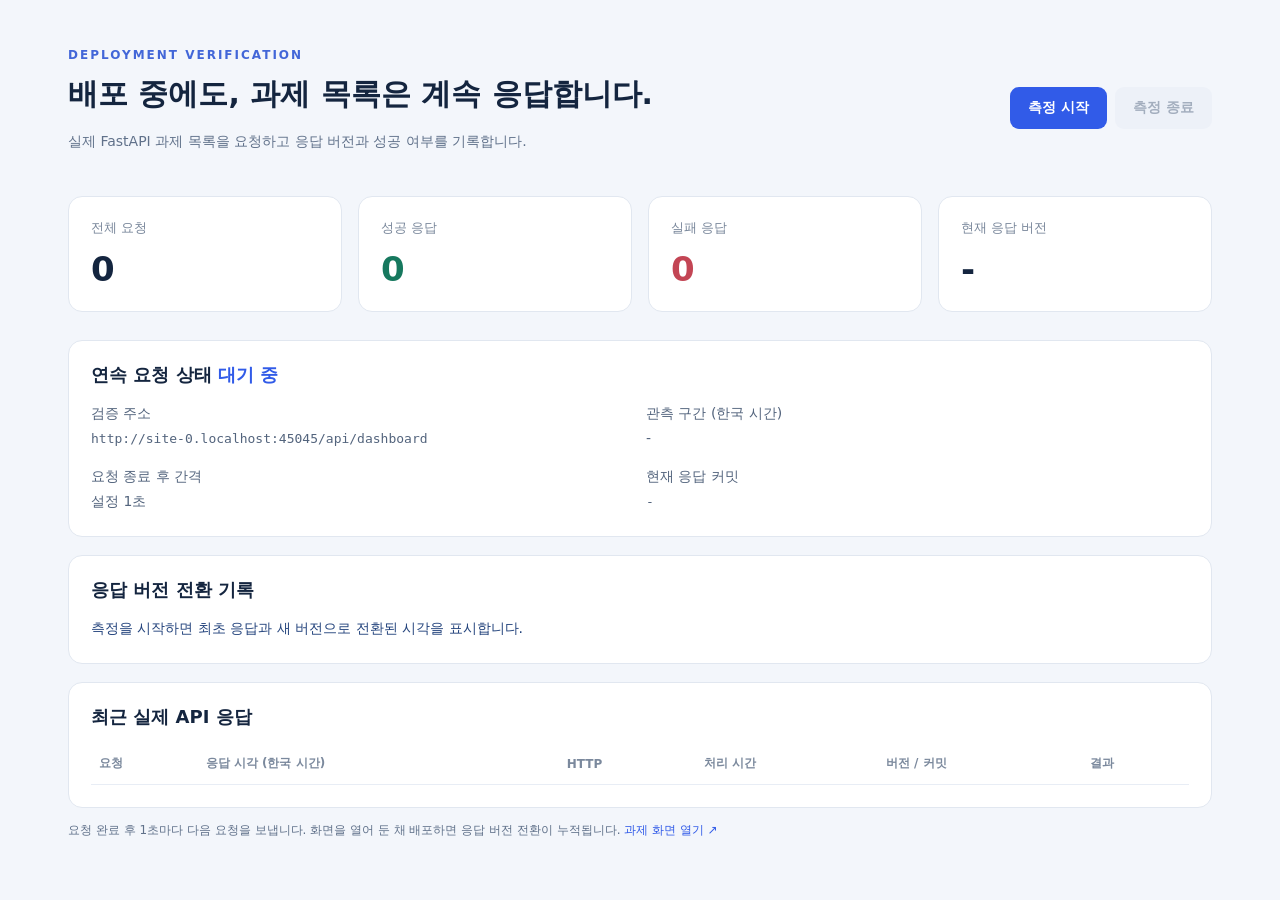
<file: static/deployment.html>
<!doctype html>
<html lang="ko">
<meta charset="utf-8"><meta name="viewport" content="width=device-width,initial-scale=1">
<title>마감노트 · 배포 중 FastAPI 응답 기록</title>
<style>
*{box-sizing:border-box}body{margin:0;background:#f3f6fb;color:#14253f;font-family:'Malgun Gothic',system-ui,sans-serif;font-size:14px}main{max-width:1200px;margin:48px auto;padding:0 28px}.eyebrow{font-size:12px;font-weight:700;letter-spacing:2px;color:#4266d8}h1{font-size:30px;margin:12px 0}p{color:#60718a;line-height:1.8}.head{display:flex;justify-content:space-between;align-items:center;gap:20px}a{color:#315be8;text-decoration:none}button{border:0;border-radius:9px;background:#315be8;color:white;padding:12px 18px;font:inherit;font-weight:bold;cursor:pointer}button:disabled{opacity:.45;cursor:default}.muted{background:#e7ecf6;color:#445875}.stats{display:grid;grid-template-columns:repeat(4,1fr);gap:16px;margin:28px 0}.card,.panel{background:white;border:1px solid #e1e7f0;border-radius:14px;padding:22px}.label{color:#78869a;font-size:13px}.value{font-size:34px;font-weight:bold;margin-top:12px}.ok{color:#16785e}.bad{color:#c34554}.panel{margin-top:18px}h2{font-size:18px;margin:0 0 14px}.details{display:grid;grid-template-columns:1fr 1fr;gap:12px;color:#53647d;line-height:1.8}.mono{font-family:Consolas,monospace;font-size:13px;word-break:break-all}table{border-collapse:collapse;width:100%;font-size:12px}th,td{padding:12px 8px;text-align:left;border-bottom:1px solid #e8edf5}th{color:#7b899d;font-weight:600}tbody tr:last-child td{border:0}.tag{padding:4px 8px;background:#e6f5ef;color:#16785e;border-radius:5px;font-weight:bold}.events{font-size:14px;line-height:1.8;color:#24447d}.small{font-size:12px}#note{font-weight:700;color:#315be8}.actions{display:flex;gap:8px}@media(max-width:800px){.stats{grid-template-columns:1fr 1fr}.head{display:block}.details{grid-template-columns:1fr}.panel{overflow:auto}}
</style>
<main>
<div class="head"><div><div class="eyebrow">DEPLOYMENT VERIFICATION</div><h1>배포 중에도, 과제 목록은 계속 응답합니다.</h1><p>실제 FastAPI 과제 목록을 요청하고 응답 버전과 성공 여부를 기록합니다.</p></div><div class="actions"><button id="start">측정 시작</button><button id="stop" class="muted" disabled>측정 종료</button></div></div>
<div class="stats"><div class="card"><div class="label">전체 요청</div><div class="value" id="total">0</div></div><div class="card"><div class="label">성공 응답</div><div class="value ok" id="success">0</div></div><div class="card"><div class="label">실패 응답</div><div class="value bad" id="failed">0</div></div><div class="card"><div class="label">현재 응답 버전</div><div class="value" id="version">-</div></div></div>
<section class="panel"><h2>연속 요청 상태 <span id="note">대기 중</span></h2><div class="details"><div>검증 주소<br><span class="mono" id="address"></span></div><div>관측 구간 (한국 시간)<br><span id="window">-</span></div><div>요청 종료 후 간격<br><span id="gap">설정 1초</span></div><div>현재 응답 커밋<br><span class="mono" id="revision">-</span></div></div></section>
<section class="panel"><h2>응답 버전 전환 기록</h2><div class="events" id="events">측정을 시작하면 최초 응답과 새 버전으로 전환된 시각을 표시합니다.</div></section>
<section class="panel"><h2>최근 실제 API 응답</h2><table><thead><tr><th>요청</th><th>응답 시각 (한국 시간)</th><th>HTTP</th><th>처리 시간</th><th>버전 / 커밋</th><th>결과</th></tr></thead><tbody id="rows"></tbody></table></section>
<p class="small">요청 완료 후 1초마다 다음 요청을 보냅니다. 화면을 열어 둔 채 배포하면 응답 버전 전환이 누적됩니다. <a href="/" target="_blank">과제 화면 열기 ↗</a></p>
</main>
<script>
const el=id=>document.getElementById(id);let running=false,total=0,success=0,failed=0,previous='',lastEnd=null,maxGap=0,started='',entries=[];
el('address').textContent=location.origin+'/api/dashboard';
const kst=t=>new Intl.DateTimeFormat('ko-KR',{timeZone:'Asia/Seoul',month:'2-digit',day:'2-digit',hour:'2-digit',minute:'2-digit',second:'2-digit',hour12:false}).format(t);
el('start').onclick=()=>{running=true;el('start').disabled=true;el('stop').disabled=false;el('note').textContent='측정 중';if(!started)started=kst(new Date());poll()};
el('stop').onclick=()=>{running=false;el('start').disabled=false;el('stop').disabled=true;el('note').textContent='측정 종료';lastEnd=null};
async function poll(){
 if(!running)return;const start=performance.now();if(lastEnd!==null)maxGap=Math.max(maxGap,(start-lastEnd)/1000);total++;
 let http='-',version='-',revision='-',result='',ok=false;
 try{const response=await fetch('/api/dashboard',{cache:'no-store',signal:AbortSignal.timeout(3000)});http=response.status;const data=await response.json();version=data.release.version;revision=data.release.revision;ok=response.ok&&Array.isArray(data.assignments)&&data.assignments.length===data.summary.total&&response.headers.get('X-App-Revision')===revision;if(!ok)throw Error('목록 응답 오류');result='과제 '+data.summary.total+'개 · 정상';success++;if(previous!==revision){if(!previous)el('events').replaceChildren();const line=document.createElement('div');line.textContent=kst(new Date())+' · '+(previous?previous.slice(0,7)+' → ':'최초 응답 ')+revision.slice(0,7)+' · v'+version+' · HTTP '+http;el('events').append(line);previous=revision;}}
 catch(error){failed++;result=error.message;}
 const end=performance.now();lastEnd=end;el('total').textContent=total;el('success').textContent=success;el('failed').textContent=failed;el('version').textContent=version;el('revision').textContent=revision;el('window').textContent=started+' ~ '+kst(new Date());el('gap').textContent='설정 1초 · 관측 최대 '+maxGap.toFixed(3)+'초';
 const tr=document.createElement('tr');for(const value of ['#'+total,kst(new Date()),http,(end-start).toFixed(1)+' ms',version+' / '+revision.slice(0,7),result]){const td=document.createElement('td');td.textContent=value;tr.append(td)}tr.lastChild.className=ok?'ok':'bad';el('rows').prepend(tr);while(el('rows').children.length>8)el('rows').lastChild.remove();if(running)setTimeout(poll,1000);
}
</script>
</html>
</file>
